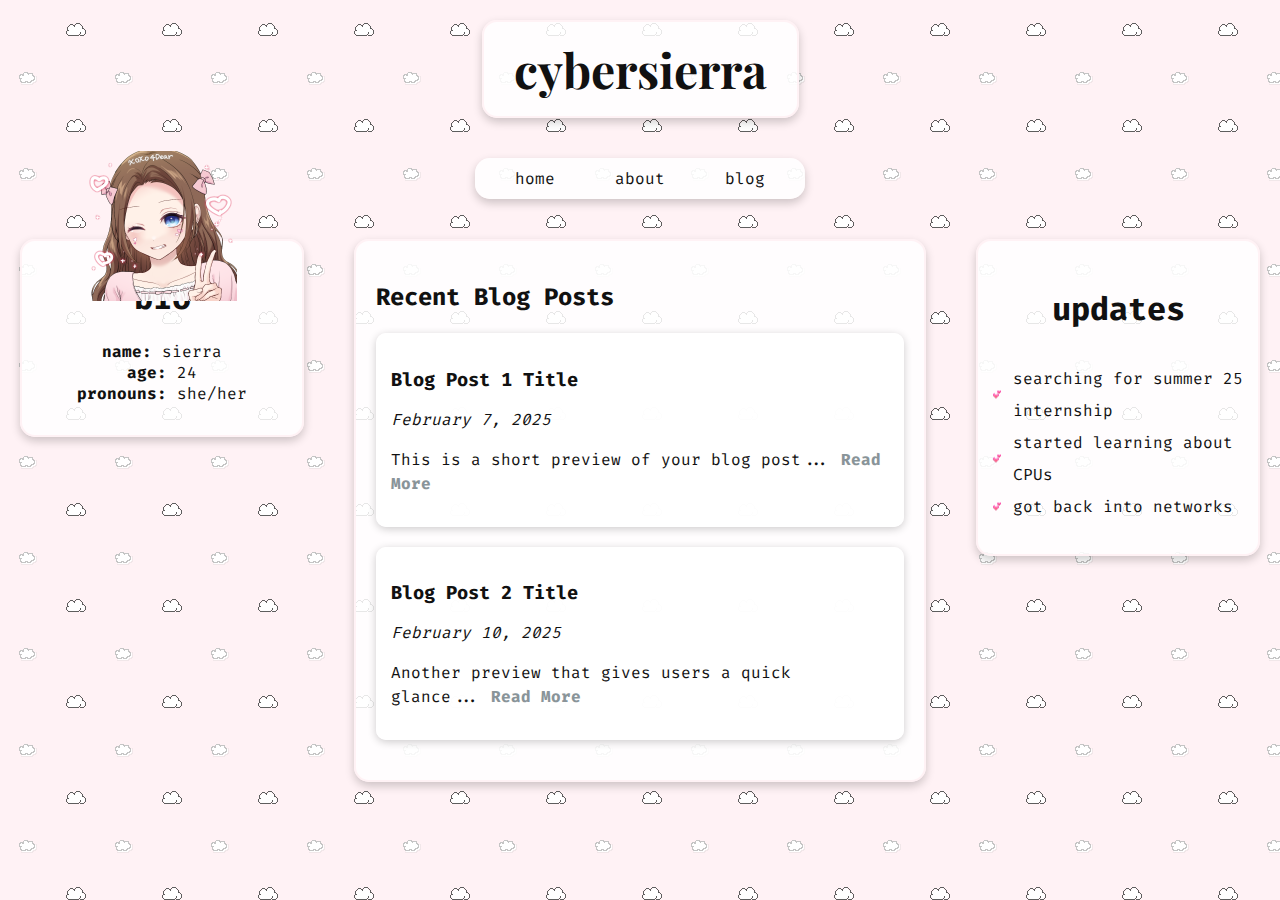
<file: index.html>
<!DOCTYPE html>
<html lang="en">
<head>
  <meta charset="UTF-8">
  <meta name="viewport" content="width=device-width, initial-scale=1.0">
  <title>cybersierra</title>
  <!-- linking to the css file -->
  <link href="/style.css" rel="stylesheet" type="text/css" media="all">
  <!-- linking to body font -->
  <link href="https://fonts.googleapis.com/css2?family=Fira+Code:wght@400;700&display=swap" rel="stylesheet">
  <!-- linking to the button/header font -->
  <link href="https://fonts.googleapis.com/css2?family=Playfair+Display:wght@400;700&display=swap" rel="stylesheet">
</head>

<body class="index">
  <!-- button/header -->
  <header class = "header">
    <a href="/index.html" class = "site-title">cybersierra</a>

    <!-- navigation bar -->
	  <nav class="nav-bar">
      <ul>
        <li><a href="/index.html">home</a></li>
        <li><a href="/about.html">about</a></li>
        <li><a href="/blog.html">blog</a></li>
      </ul>
    </nav>
  </header>

  <div class="content-wrapper">

    <!-- left column-->
    <aside class="left-column">
      <div class="bio">
        <img src="assets/spite1.png" alt="sprite" class="sprite">
        <h1>bio</h1>
        <p><b>name: </b>sierra<br>      
        <b>age: </b>24<br>
        <b>pronouns: </b>she/her<br></p>
      </div>
    </aside>

    <!-- middle column -->
    <div class="middle-column">

    <section class="recent-blog-posts">
      <h2>Recent Blog Posts</h2>
      <div id="blog-snippets"></div> <!-- This is where snippets will be loaded -->
    </section>
    
      <!-- Link to your JavaScript file -->
      <script src="/loadPosts.js"></script>
    </div>

      <!-- right column -->
      <aside class="right-column">
        <div class="updates">
          <h1>updates</h1>
          <ul class ="list">
            <li>searching for summer 25 internship</li>
            <li>started learning about CPUs</li>
            <li>got back into networks</li>
          </ul>
      </div>
    </aside>
  </div>
</body>

</html>
</file>
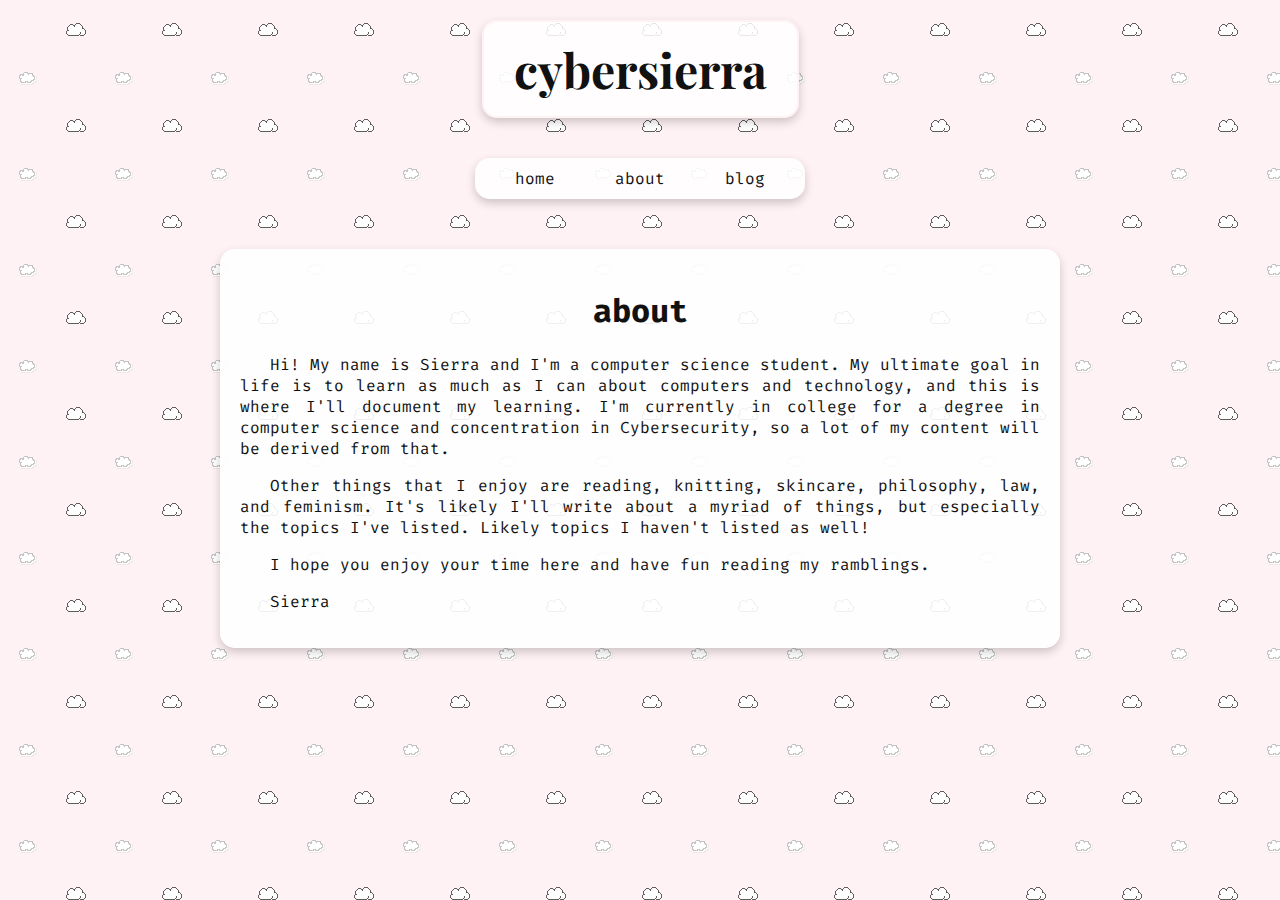
<file: about.html>
<!DOCTYPE html>
<html lang="en">
<head>
  <meta charset="UTF-8">
  <meta name="viewport" content="width=device-width, initial-scale=1.0">
  <title>cybersierra</title>
  <!-- linking to the css file -->
  <link href="/style.css" rel="stylesheet" type="text/css" media="all">
  <!-- linking to body font -->
  <link href="https://fonts.googleapis.com/css2?family=Fira+Code:wght@400;700&display=swap" rel="stylesheet">
  <!-- linking to the button/header font -->
  <link href="https://fonts.googleapis.com/css2?family=Playfair+Display:wght@400;700&display=swap" rel="stylesheet">
</head>

<body>
    <!-- button/header -->
    <header class = "header">
      <a href="/index.html" class = "site-title">cybersierra</a>
      <!-- navigation bar -->
      <nav class="nav-bar">
        <ul>
          <li><a href="/index.html">home</a></li>
          <li><a href="/about.html">about</a></li>
          <li><a href="/blog.html">blog</a></li>
        </ul>
      </nav>
    </header>
  
    <main class = "about-container">
        <h1>about</h1>
        <p>Hi! My name is Sierra and I'm a computer science student. My ultimate goal in life is to learn as much as I can about computers and technology, and this is where I'll document my learning. I'm currently in college for a degree in computer science and concentration in Cybersecurity, so a lot of my content will be derived from that.</p>
        <p>Other things that I enjoy are reading, knitting, skincare, philosophy, law, and feminism. It's likely I'll write about a myriad of things, but especially the topics I've listed. Likely topics I haven't listed as well!</p>
        <p>I hope you enjoy your time here and have fun reading my ramblings.</p>

        <p>Sierra</p>
    </main>                
</body>
</html>
</file>
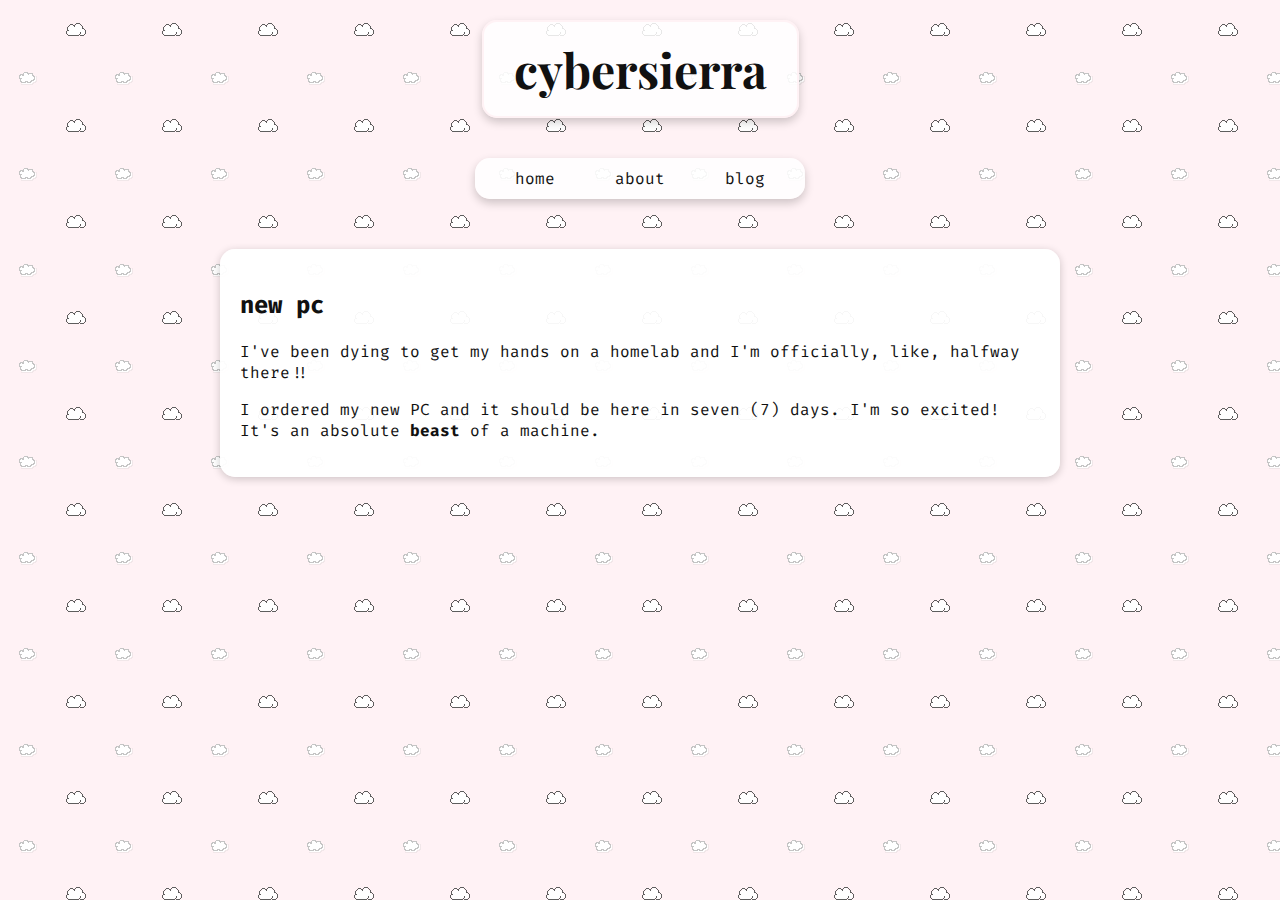
<file: post1.html>
<!DOCTYPE html>
<html lang="en">
<head>
  <meta charset="UTF-8">
  <meta name="viewport" content="width=device-width, initial-scale=1.0">
  <title>cybersierra</title>
  <!-- linking to the css file -->
  <link href="/style.css" rel="stylesheet" type="text/css" media="all">
  <!-- linking to body font -->
  <link href="https://fonts.googleapis.com/css2?family=Fira+Code:wght@400;700&display=swap" rel="stylesheet">
  <!-- linking to the button/header font -->
  <link href="https://fonts.googleapis.com/css2?family=Playfair+Display:wght@400;700&display=swap" rel="stylesheet">
</head>

<body class="index">
    <!-- button/header -->
    <header class = "header">
        <a href="index.html" class = "site-title">cybersierra</a>
        <nav class="nav-bar">
            <ul>
            <li><a href="index.html">home</a></li>
            <li><a href="about.html">about</a></li>
            <li><a href="blog.html">blog</a></li>
            </ul>
        </nav>
    </header>
</head>

<body>
    <main class = "blog-post">
        <article class>
            <h2>new pc</h2>
            <p>I've been dying to get my hands on a homelab and I'm officially, like, halfway there!!</p>
            <p>I ordered my new PC and it should be here in seven (7) days. I'm so excited! It's an absolute <b>beast</b> of a machine.</p>
        </article>
    </main>
</body>
</html>
</file>
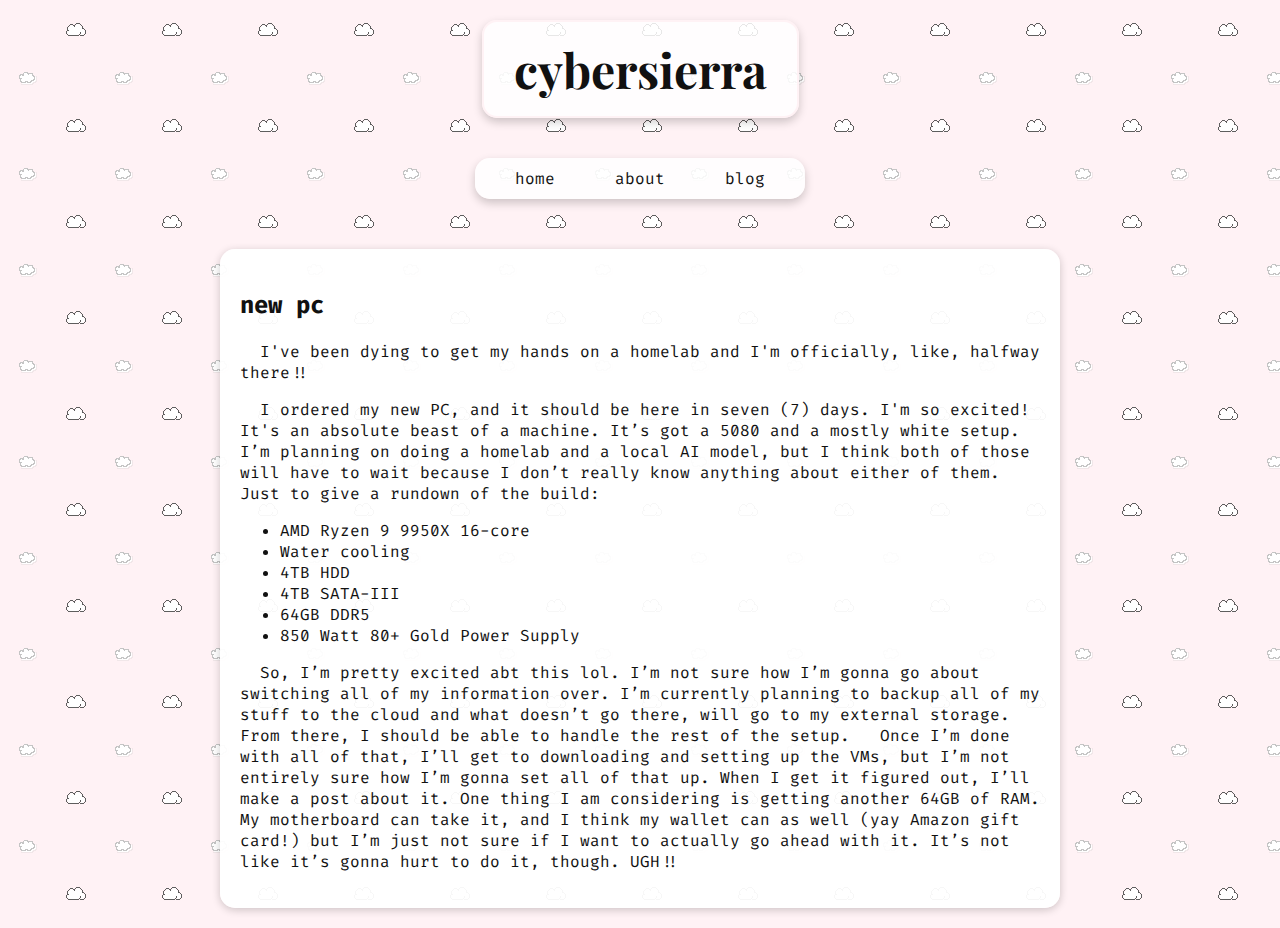
<file: posts/new-pc.html>
<!DOCTYPE html>
<html lang="en">
<head>
	<meta charset="UTF-8">
	<meta name="viewport" content="width=device-width, initial-scale=1.0">
	<title>cybersierra</title>
	<!-- linking to the css file -->
	<link href="/style.css" rel="stylesheet" type="text/css" media="all">
	<!-- linking to body font -->
	<link href="https://fonts.googleapis.com/css2?family=Fira+Code:wght@400;700&display=swap" rel="stylesheet">
	<!-- linking to the button/header font -->
	<link href="https://fonts.googleapis.com/css2?family=Playfair+Display:wght@400;700&display=swap" rel="stylesheet">
</head>

<body class="index">
	<!-- button/header -->
	<header class = "header">
	  <a href="/index.html" class = "site-title">cybersierra</a>
  
	  <!-- navigation bar -->
	  <nav class="nav-bar">
		<ul>
		  <li><a href="/index.html">home</a></li>
		  <li><a href="/about.html">about</a></li>
		  <li><a href="/blog.html">blog</a></li>
		</ul>
	  </nav>
	</header>
	<div class = "blog-post">
		<h2 id="new-pc">new pc</h2>

		<p>  I've been dying to get my hands on a homelab and I'm officially, like, halfway there!!</p>
		<p>  I ordered my new PC, and it should be here in seven (7) days. I'm so excited! It's an absolute beast of a machine. It’s got a 5080 and a mostly white setup. I’m planning on doing a homelab and a local AI model, but I think both of those will have to wait because I don’t really know anything about either of them.
		  Just to give a rundown of the build:</p>
		<ul>
		<li>AMD Ryzen 9 9950X 16-core</li>
		<li>Water cooling</li>
		<li>4TB HDD</li>
		<li>4TB SATA-III</li>
		<li>64GB DDR5</li>
		<li>850 Watt 80+ Gold Power Supply</li>
		</ul>
		<p>  So, I’m pretty excited abt this lol. I’m not sure how I’m gonna go about switching all of my information over. I’m currently planning to backup all of my stuff to the cloud and what doesn’t go there, will go to my external storage. From there, I should be able to handle the rest of the setup.
		  Once I’m done with all of that, I’ll get to downloading and setting up the VMs, but I’m not entirely sure how I’m gonna set all of that up. When I get it figured out, I’ll make a post about it. One thing I am considering is getting another 64GB of RAM. My motherboard can take it, and I think my wallet can as well (yay Amazon gift card!) but I’m just not sure if I want to actually go ahead with it. It’s not like it’s gonna hurt to do it, though. UGH!!</p>
	</div>
</body>
</file>
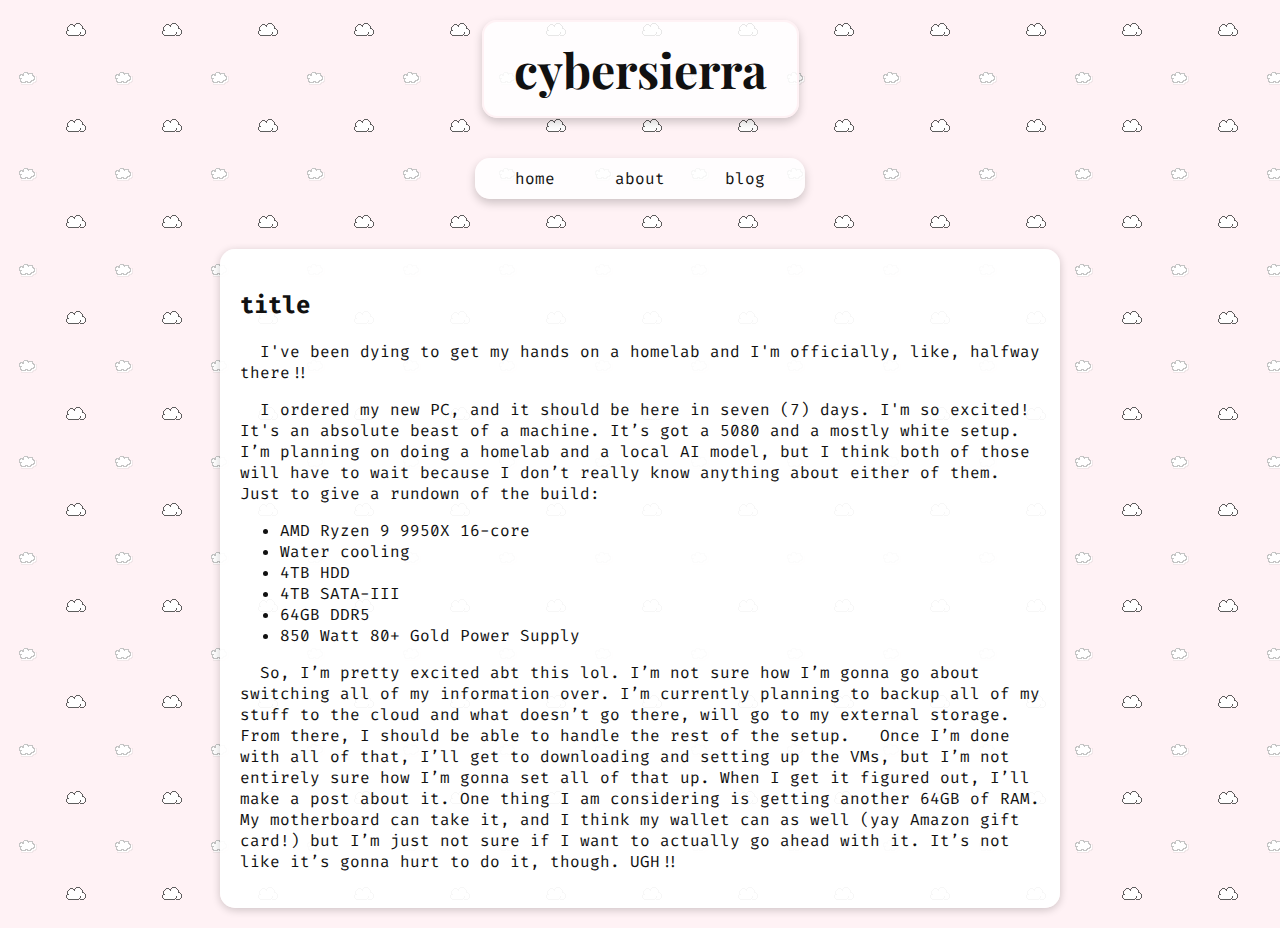
<file: posts/post-outline.html>
<!DOCTYPE html>
<html lang="en">
<head>
	<meta charset="UTF-8">
	<meta name="viewport" content="width=device-width, initial-scale=1.0">
	<title>cybersierra</title>
	<!-- linking to the css file -->
	<link href="/style.css" rel="stylesheet" type="text/css" media="all">
	<!-- linking to body font -->
	<link href="https://fonts.googleapis.com/css2?family=Fira+Code:wght@400;700&display=swap" rel="stylesheet">
	<!-- linking to the button/header font -->
	<link href="https://fonts.googleapis.com/css2?family=Playfair+Display:wght@400;700&display=swap" rel="stylesheet">
</head>

<body class="index">
	<!-- button/header -->
	<header class = "header">
	  <a href="/index.html" class = "site-title">cybersierra</a>
  
	  <!-- navigation bar -->
	  <nav class="nav-bar">
		<ul>
		  <li><a href="/index.html">home</a></li>
		  <li><a href="/about.html">about</a></li>
		  <li><a href="/blog.html">blog</a></li>
		</ul>
	  </nav>
	</header>
	<div class = "blog-post">
		<h2 id="new-pc">title</h2>

		<p>  I've been dying to get my hands on a homelab and I'm officially, like, halfway there!!</p>
		<p>  I ordered my new PC, and it should be here in seven (7) days. I'm so excited! It's an absolute beast of a machine. It’s got a 5080 and a mostly white setup. I’m planning on doing a homelab and a local AI model, but I think both of those will have to wait because I don’t really know anything about either of them.
		  Just to give a rundown of the build:</p>
		<ul>
		<li>AMD Ryzen 9 9950X 16-core</li>
		<li>Water cooling</li>
		<li>4TB HDD</li>
		<li>4TB SATA-III</li>
		<li>64GB DDR5</li>
		<li>850 Watt 80+ Gold Power Supply</li>
		</ul>
		<p>  So, I’m pretty excited abt this lol. I’m not sure how I’m gonna go about switching all of my information over. I’m currently planning to backup all of my stuff to the cloud and what doesn’t go there, will go to my external storage. From there, I should be able to handle the rest of the setup.
		  Once I’m done with all of that, I’ll get to downloading and setting up the VMs, but I’m not entirely sure how I’m gonna set all of that up. When I get it figured out, I’ll make a post about it. One thing I am considering is getting another 64GB of RAM. My motherboard can take it, and I think my wallet can as well (yay Amazon gift card!) but I’m just not sure if I want to actually go ahead with it. It’s not like it’s gonna hurt to do it, though. UGH!!</p>
	</div>
</body>

<!-- guide -->
</file>
<file: style.css>
/*
========================================
CSS VARIABLES
========================================
*/
:root{
  /* colors */
  --bg-color: #fff2f5;
  --text-color: #111;
  --primary-accent: ##ffc0cb;
  --card-bg: rgba(255, 255, 255, 0.85);
  --border-color: #fff2f5;
  --link-hover: #ffc0cb;
  --read-more-color: #899499;

  /* typography */
  --body-font: 'Fira Code', monospace;
  --heading-font: 'Playfair Display', serif;

  /* spacing */
  --spacing-xs: 5px;
  --spacing-sm: 10px;
  --spacing-md: 15px;
  --spacing-lg: 20px;
  --spacing-xl: 30px;
  --spacing-xxl: 50px;

  /* effects */
  --border-radius-sm: 10px;
  --border-radius-md: 15px;
  --box-shadow: 0px 4px 10px rgba(0, 0, 0, 0.2);
  --box-shadow-sm: 0px 2px 8px rgba(0, 0, 0, 0.2);
  --transition-default: all 0.3s ease-in-out
}

/*
========================================
GLOBAL STYLES
========================================
*/

body{
  /* background stuff */
  background: var(--bg-color) url('assets/clouds2.png') repeat; /* this is the background color */
  background-size: auto; /* this is to make the background image cover the whole screen */
  background-position: center; /* this is to make the background image centered */
  background-attachment: fixed; /* this is to make the background image fixed */
  
  /* font stuff */
  color: var(--text-color);
  font-family: var(--body-font);
  text-align: left;
  text-transform: bold;
  margin: 0;

  /* cursor is from https://www.cursors-4u.com/cursor/2011/12/29/angel-wing-heart.html
  /* cursor */
  cursor: url('assets/heart-cursor.png'), auto;
}

/* this is for links */
a{
  cursor: url('assets/heart-cursor.png'), auto;
  text-decoration: none;
  color: var(--text-color);
  transition: var(--transition-default);
}

a:hover{
  color: var(--primary-accent);
}

/* styling for the containers */
.card{
  background-color: var(--card-bg);
  border: 2px solid var(--border-color);
  border-radius: var(--border-radius-md);
  box-shadow: var(--box-shadow);
  padding: var(--spacing-lg);
}

/*
========================================
HEADER & NAVIGATION
========================================
*/

.header{
  /* this is to keep the button in the center */
  display: flex;
  flex-direction: column;
  align-items: center;
  text-align: center;
  justify-content: center;
  gap: var(--spacing-sm); /* adds space between the items */
}

.site-title{
  /* font stuff */
  font-family: var(--heading-font);
  font-size: 3rem;
  font-weight: 700;
  color: var(--text-color);

  /* padding and border */
  display: inline-block;
  margin: var(--spacing-lg) auto;
  text-align: center;

  /* styling */
  background-color: var(--card-bg);
  padding: var(--spacing-md) var(--spacing-xl);
  border: 2px solid var(--border-color);
  border-radius: var(--border-radius-md);
  box-shadow: var(--box-shadow);
  transition: var(--transition-default);
}

.site-title:hover{
  color: var(--primary-accent);
  transform: translateY(-5px);
}

.nav-bar{
  display: flex;
  justify-content: center; /* centers the items */
  background-color: var(--card-bg);
  padding: var(--spacing-sm) var(--spacing-lg); /* padding inside the box */
  border-radius: var(--border-radius-md); /* rounded corners */
  margin-top: var(--spacing-sm); /* adds space between the title and the nav bar */
  box-shadow: var(--box-shadow); /* shadow */
  position: relative;
  z-index: 1000; /* makes sure it's on top of everything */
}

.nav-bar ul{
  list-style: none; /* removes the bullet points */
  display: flex; /* makes the items horizontal */
  gap: var(--spacing-lg); /* adds space between the items */
  padding: 0;
  margin: 0;
}

/* this is the hover effect for the nav bar */
.nav-bar li{
  transition: var(--transition-default);
}

.nav-bar li:hover{
  transform: var(--transition-default);
  transform: translateY(-5px);
  color: #ffc0cb;
}

.nav-bar li a{
  padding: var(--spacing-sm) var(--spacing-lg);
  border-radius: var(--border-radius-sm);
}

/*
========================================
INDEX PAGE LAYOUT
========================================
*/

.index .content-wrapper{
  display: flex;
  flex-direction: row; /* stacks the bio and main content */
  align-items: flex-start; /* aligns the items to the top */
  justify-content: space-between; /* ensures equal spacing */
  gap: var(--spacing-xxl); /* adds space between middle column and right column */
  max-width: 1800px; /* keeps from getting too wide */
  margin: var(--spacing-lg) auto; /* centers the box */
  padding: var(--spacing-lg);
}

/* this is the left and right column separation*/
.left-column, .right-column{
  flex: 1; /* makes the columns take up equal space */
  width: 25%;
  max-width: 300px;
  display: flex;
  flex-direction:column; /* stacks the items */
  gap: var(--spacing-lg); /* adds space between the items */
}

/* bio box */
.bio{
  width: 250px;
  text-align: center;
  position: relative;
  padding-top: 50px; /* adds space for the sprite */

  /* make it pretty w container */
  background-color: var(--card-bg); /* light background w transparency */
  border: 2px solid var(--border-color); /* soft pink border around the box */
  border-radius: var(--border-radius-md); /* rounded corners */
  box-shadow: var(--box-shadow); /* shadow */
  padding: var(--spacing-md);
}

/* This sprite is from https://picrew.me/en/image_maker/2003689 */
.sprite{
  width: 150px;
  height: auto;
  position: absolute;
  top: -90px;
  left: 50%;
  transform: translateX(-50%);
}

.bio h1{
  text-align: center;
}

/* styling for recent posts box */
.updates{
  width: 250px;
  text-align: left;
  position: relative;
  line-height: 2.0; /* More space inside each item */
  padding-left: var(--spacing-sm); /* adds space for the icon */
  min-height: var(--spacing-sm); /* makes sure the icon is centered */

  /* make it pretty */
  background-color: var(--card-bg); /* light background w transparency */
  border: 2px solid var(--border-color); /* soft pink border around the box */
  border-radius: var(--border-radius-md); /* rounded corners */
  box-shadow: var(--box-shadow); /* shadow */
  padding: var(--spacing-md);
}

.updates h1{
  text-align: center;
}

/*
========================================
BLOG POSTS & SNIPPETS
========================================
*/

.blog-snippet {
  padding: var(--spacing-md);
  background: rgba(255, 255, 255, 0.9);
  border-radius: var(--border-radius-sm);
  box-shadow: var(--box-shadow-sm);
  margin-bottom: var(--spacing-lg);
}

.blog-snippet h3 {
  margin-bottom: var(--spacing-xs);
}

.blog-snippet h3 a {
  font-weight: bold;
}

.blog-snippet h3 a:hover {
  color: var(--link-hover); /* Pink hover effect */
}

.blog-snippet p {
  font-size: 16px;
  line-height: 1.5;
}

.read-more {
  color: var(--read-more-color); /* Gray Read More link */
  font-weight: bold;
}

.read-more:hover {
  color: var(--primary-accent);
}

/* this is the middle column styling*/
.middle-column{
  flex: 2; /* makes the column take up more space */
  width: 50%; /* just a little more to make it more dominant on the screen */
  max-width: 50%;
  /* content box */
  background-color: var(--card-bg); /* light background w transparency */
  border: 2px solid var(--border-color); /* soft pink border around the box */
  padding: var(--spacing-lg);
  border-radius: var(--spacing-md);
  box-shadow: var(--box-shadow); /* shadow */
}

.list{
  list-style: none; /* removes the bullet points */
  padding-left: 0;
}

.list li{
  position: relative;
  line-height: 2.0; /* More space inside each item */
  padding-left: 20px; /* adds space for the icon */
  min-height: 20px; /* makes sure the icon is centered */
}

.list li::before{
  content: "";
  position: absolute;
  left: 0;
  top: 50%;
  transform: translateY(-50%);
  width: 8px;
  height: 9px;
  background-image: url('assets/heart-blinky.gif');
  background-size: contain;
  background-repeat: no-repeat;
}

/*
========================================
PAGE CONTAINERS
========================================
*/

/* about */
.about-container{
  max-width: 800px; /* keeps from getting too wide */
  margin: 50px auto; /* centers the box */
  text-align: left; /* left aligns the text */

  background-color: rgba(255, 255, 255, 0.9); /* light background w transparency */
  padding: var(--spacing-lg); /* padding inside the box */
  border-radius: var(--border-radius-md); /* rounded corners */
  box-shadow: var(--box-shadow); /* shadow */
}

.about-container h1{
  text-align: center;
}

.about-container p{
  text-indent: 30px;
  text-align: justify;
}

/*
========================================
BLOG PAGE
========================================
*/

/* blog container formatting */
.blog-container{
  /* making the actual box nice and pretty */
  max-width: 800px; /* keeps from getting too wide */
  margin: 50px auto; /* centers the box */
  text-align: left; /* left aligns the text */

  /* container styling */
  background-color: rgba(255, 255, 255, 0.9); /* light background w transparency */
  padding: var(--spacing-lg); /* padding inside the box */
  border-radius: var(--border-radius-md); /* rounded corners */
  box-shadow: var(--box-shadow); /* shadow */
}

.blog-container h1{
  text-align: center;
}

.blog-container a:hover{
  color: #ffc0cb;
  transition: all 0.3s ease-in-out;
}

/* individual blog posts */
.blog-post{
  /* adding from blog-container */
  max-width: 800px; /* keeps from getting too wide */
  margin: 50px auto; /* centers the box */
  text-align: left; /* left aligns the text */

  padding: var(--spacing-lg);
  background-color: rgba(255, 255, 255, 0.95); /* light background w transparency */
  border-radius: var(--border-radius-md); /* rounded corners */
  box-shadow: var(--box-shadow-sm); /* shadow */
  margin-bottom: var(--spacing-lg); /* adds space between the posts */
}

/* blog page tags */

.tag-container {
  display: flex;
  flex-wrap: wrap;
  gap: var(--spacing-sm);
  margin: var(--spacing-lg) 0;
  justify-content: center;
}

.tag-button {
  background-color: rgba(255, 255, 255, 0.9);
  border: 2px solid var(--border-color);
  border-radius: var(--border-radius-md);
  padding: var(--spacing-xs) var(--spacing-md);
  cursor: url('assets/heart-cursor.png'), pointer;
  transition: var(--transition-default);
}

.tag-button:hover {
  background-color: var(--primary-accent);
  color: white;
  transform: translateY(-2px);
}

.tag-button.active {
  background-color: var(--primary-accent);
  color: white;
}

.post-item {
  margin: var(--spacing-md) 0;
  padding: var(--spacing-md);
  background-color: rgba(255, 255, 255, 0.8);
  border-radius: var(--border-radius-sm);
  transition: var(--transition-default);
  cursor: url('assets/heart-cursor.png'), pointer;
  border: 2px solid transparent;
  text-decoration: none;
  color: inherit;
  display: block;
}

.post-item:hover {
  transform: translateY(-2px);
  box-shadow: 0 4px 8px rgba(0, 0, 0, 0.1);
  background-color: rgba(255, 255, 255, 0.9);
}

.post-title {
  font-weight: bold;
  margin-bottom: var(--spacing-xs);
}

.post-tags {
  margin-top: var(--spacing-xs);
  font-size: 0.9em;
  color: #666;
}

/*
========================================
RESPONSIVE STYLES
========================================
*/

/* tablet */
@media (max-width: 900px){
  .index .content-wrapper {
    gap: var(--spacing-lg);
  }

  .bio, .updates{
    width: 100%;
  }

}

/* mobile */
@media (max-width: 600px){
  .page-container{
    flex-direction: column; /* stacks the bio and main content */
    align-items: center; /* centers the items */
    padding: var(--spacing-sm);
  }

  /* site title */
  .site-title{
    font-size: 2.5em; /* makes the title smaller */
    padding: var(--spacing-xs) var(--spacing-sm); /* padding inside the box */
  }

  /* content wrapper */  
  .index .content-wrapper{
    flex-direction: column; /* stacks the bio and main content */
    align-items: center; /* centers the items */
    padding: var(--spacing-sm);
  }

  .left-column{
    padding-top: 100px; /* for the icon */
  }

  /* column sizing */
  .middle-column{
    width: 80%; /* makes the bio box take up 80% of the screen */
    max-width: 400px; /* keeps from getting too wide */
    margin-bottom: var(--spacing-md); /* adds space between the boxes */
  }

  .left-column, .right-column{
    width: 90%; /* makes the bio box take up 100% of the screen */
    max-width: 400px; /* keeps from getting too wide */
    align-items: center;
    margin-right: var(--spacing-xs);
  }

  .bio, .updates{
    align-items: center;
    width: 90%; /* makes the bio box take up 80% of the screen */
    max-width: 400px; /* keeps from getting too wide */
  }

  /* header */
  .header{
    justify-content: space-between;
  }
  
  /* nav bar */
  .nav-bar{
    /* size on screen */
    width:80%;
    max-width: 400px;
    font-size: 0.9em;
  }

  .nav-bar a{
    text-align: center; 
    font-size: 1.2em;
  }
  
  .nav-bar ul{
    flex-direction: column;
    align-items:center;
  }

  /* page containers */
  .about-container, .blog-container, .blog-post{
    width: 80%;
    max-width: 400px;
  }

  .about-container p{
    text-align: left; /* aligns the text to fill the box */
  }

}
</file>
